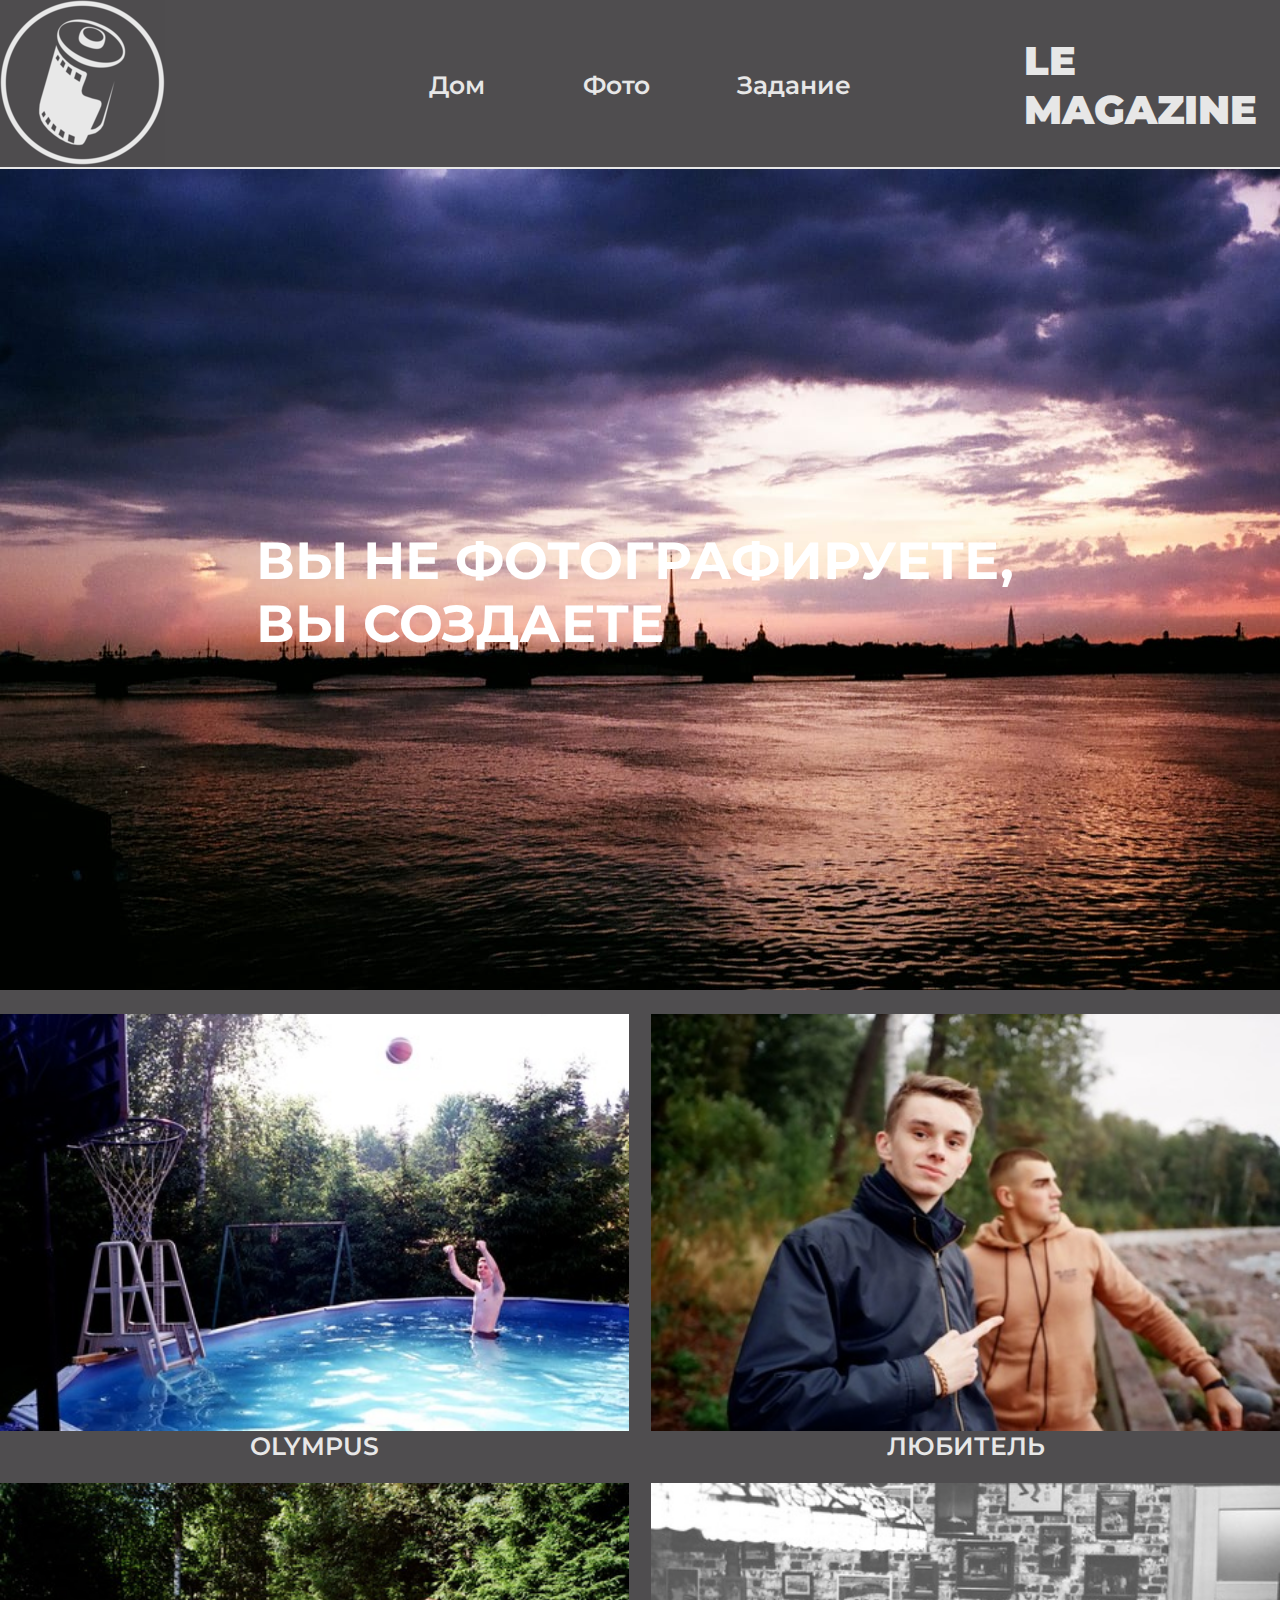
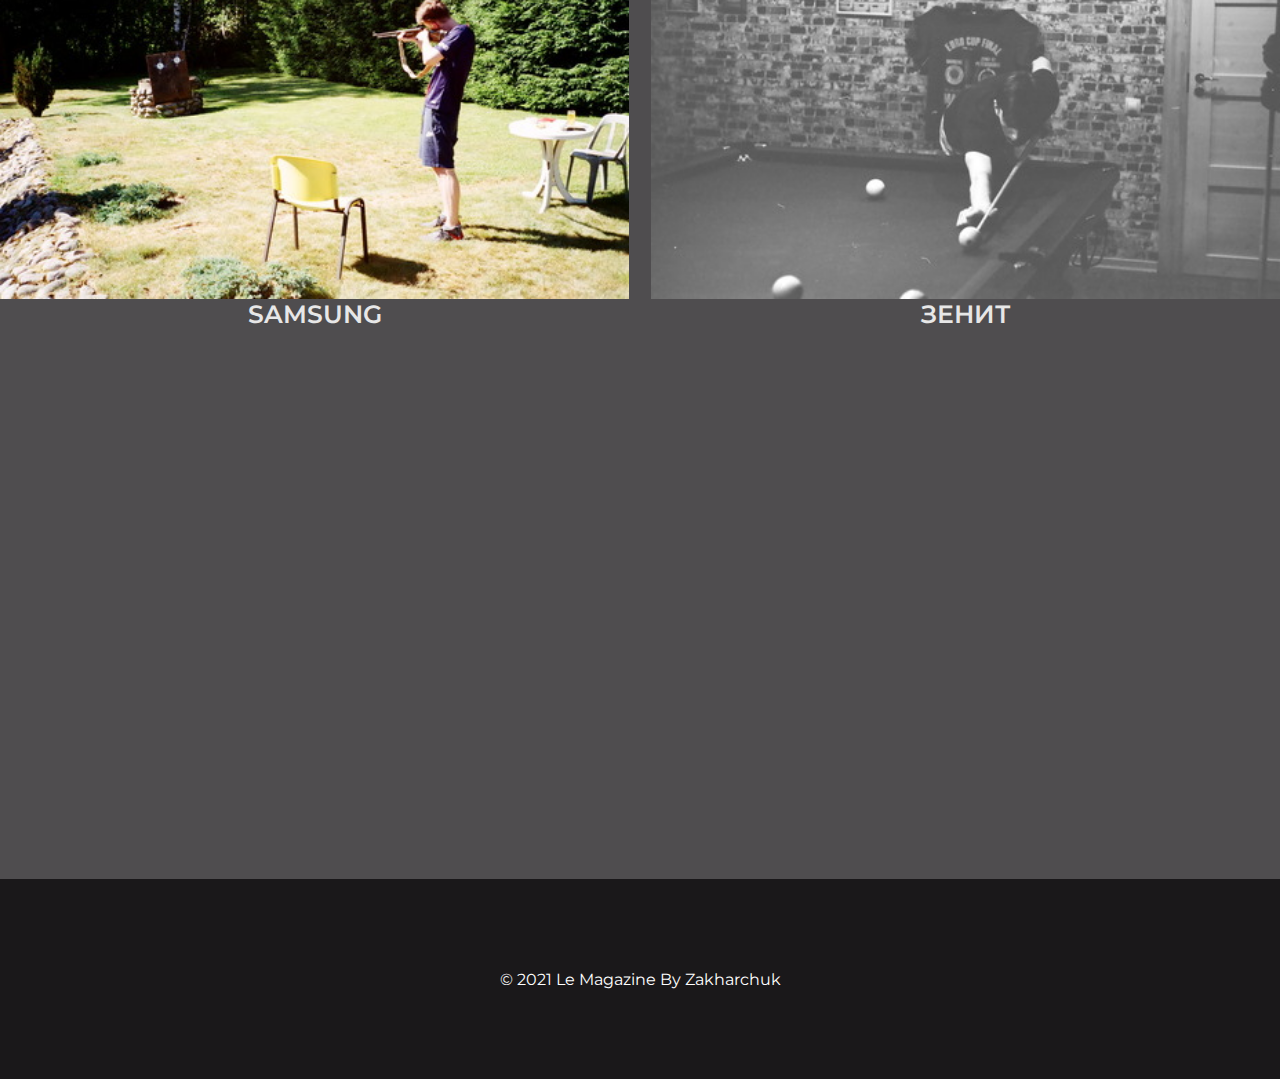
<file: index.html>
<!DOCTYPE html>
<html lang="ru">
<head>
    <meta charset="UTF-8">
    <link rel="stylesheet" href="меню/css/style_2.css">
    <link rel="preconnect" href="https://fonts.googleapis.com">
    <link rel="preconnect" href="https://fonts.gstatic.com" crossorigin>
    <link href="https://fonts.googleapis.com/css2?family=Montserrat:wght@100&display=swap" rel="stylesheet">
    <title>Le Magazine</title>
</head>
<body>
    <div class="wrapper_1">
        <div class="wrapper_2">
            <header class="header">
                <div class="rectangle rectangle_big"></div>
                <img class="header-img" src="меню/img/1.jpeg" alt="">
                <a href=# class="header-logo">
                    <img src="меню/img/logo.png" alt="лого">
                </a>
                <nav class="header-nav">
                    <a href="#" class="header-nav__link">Дом</a>
                    <a href="фото/index.html" class="header-nav__link">Фото</a>
                    <a href="задание/index.html" class="header-nav__link">Задание</a>
                </nav>
                <div class="header-name">
                    <a href="#" class="header-name__link header-name__name">LE MAGAZINE</a>
                </div>
                <div class="header-text">
                    <h1 class="header-tittle">ВЫ НЕ ФОТОГРАФИРУЕТЕ, ВЫ СОЗДАЕТЕ</h1>
                </div>
            </header>
            <section class="section">
                    <div class="container">
                        <div class="container-img">
                            <img src="меню/img/2.jpg" alt="" class="block_1">
                            <a href="https://ru.wikipedia.org/wiki/Olympus" class="container-tittle">OLYMPUS</a>
                        </div>
                        <div class="container-img">
                            <img src="меню/img/3.jpg" alt="" class="block_2">
                            <a href="https://ru.wikipedia.org/wiki/Любитель_(фотоаппарат)" class="container-tittle">ЛЮБИТЕЛЬ</a>
                        </div>
                        <div class="container-img">
                            <img src="меню/img/4.jpg" alt="" class="block_3">
                            <a href="https://prophotos.ru/lessons/9589-istoriya-kompanii-samsung" class="container-tittle">SAMSUNG</a>
                        </div>
                        <div class="container-img">
                            <img src="меню/img/5.jpg" alt="" class="block_4">
                            <a href="https://ru.wikipedia.org/wiki/Зенит_(фотоаппаратура)" class="container-tittle">ЗЕНИТ</a>
                        </div>
                    </div>
            </section>
            <div class="items">
                 <iframe class="iframe" src="https://www.youtube.com/embed/FQCMdsL7K3Q" title="YouTube video player" frameborder="0" allow="accelerometer; autoplay; clipboard-write; encrypted-media; gyroscope; picture-in-picture" allowfullscreen></iframe>
            </div>
        </div>
        <footer class="footer">
            <p>©  2021 Le Magazine By Zakharchuk</p>
        </footer>
    </div>    
</body>
</html>
</file>
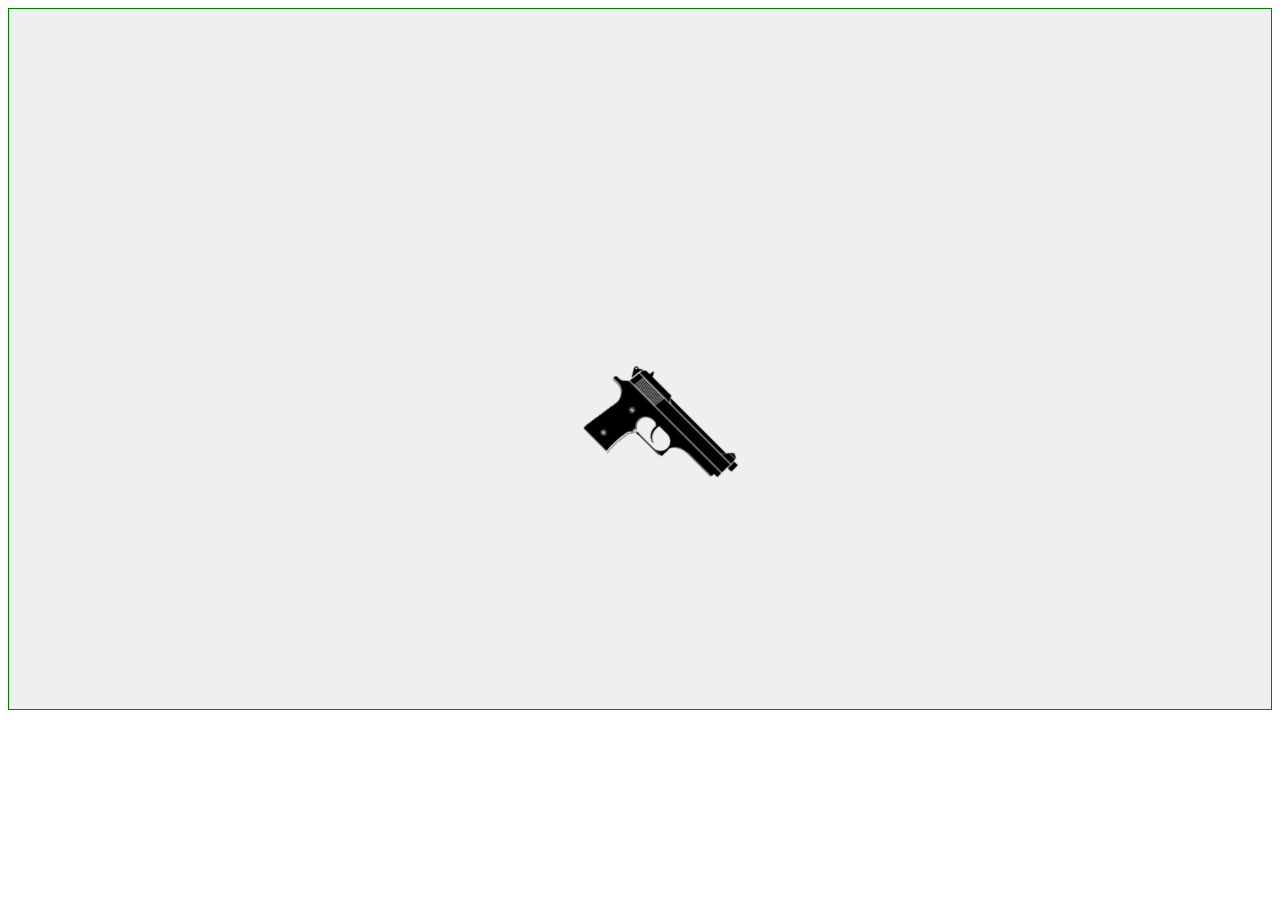
<file: flex/index.html>
<!DOCTYPE html>
<html lang="en">
<head>
  <meta charset="UTF-8">
  <meta http-equiv="X-UA-Compatible" content="IE=edge">
  <meta name="viewport" content="width=device-width, initial-scale=1.0">
  <link rel="stylesheet" href="css/pistolet.css">
  <title>Zakharchuk</title>
</head>
<body>
  <div class="Block">
    <button class="block-animation">
      <div class="pistolet"><img src="img/Pistol.png" alt=""></div>
      <div class="Vistrel"><img src="img/Fire.png" alt=""></div>
      <div class="Pulya"><img src="img/Bullet.png" alt=""></div>
      <div class="text1">Внимание...</div>
      <div class="text2">Огонь!</div>
    </button>
  </div>
</body>
</html>
</file>
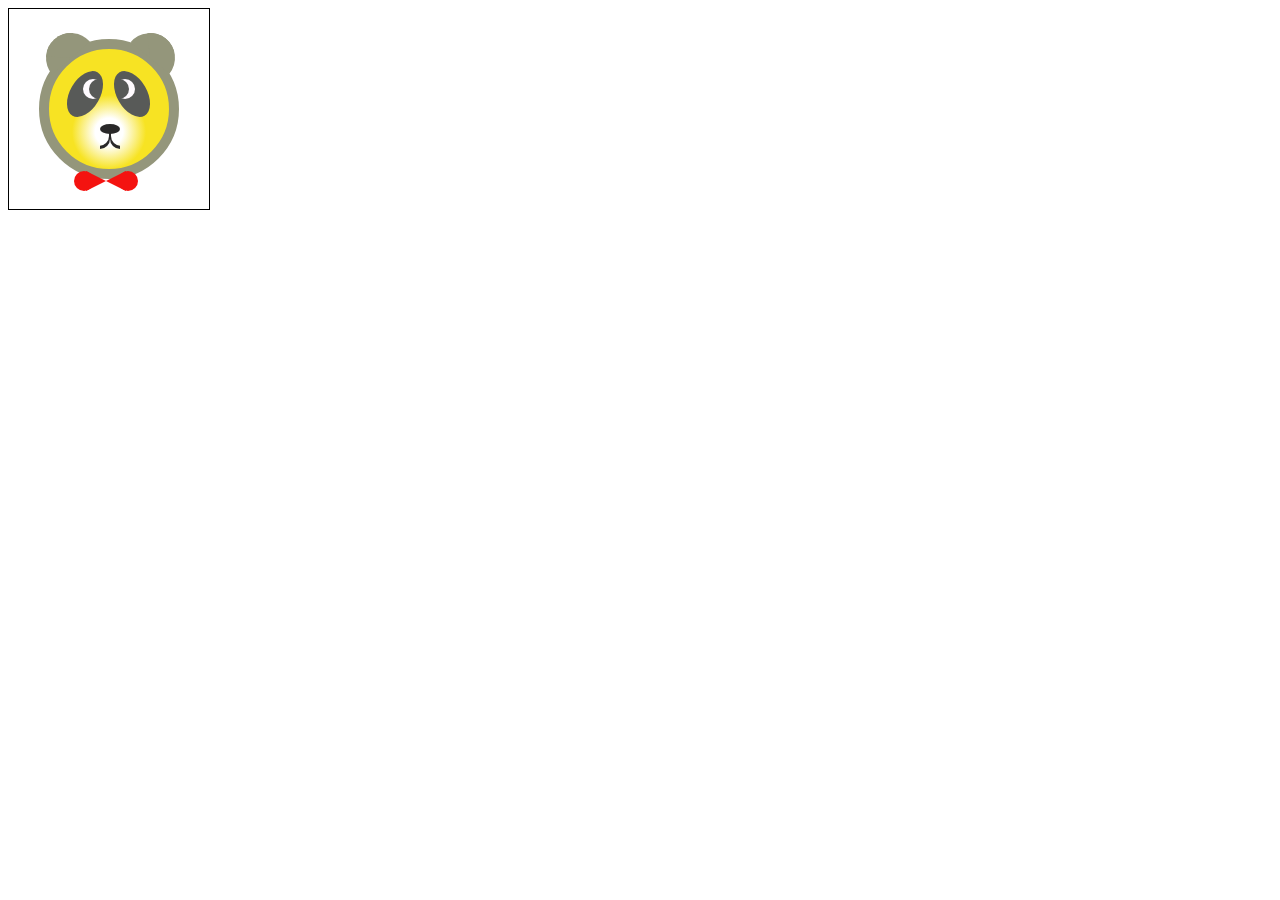
<file: Медведь/index.html>
<!DOCTYPE html>
<html lang="ru">
  <head>
    <meta charset="UTF-8" />
    <meta http-equiv="X-UA-Compatible" content="IE=edge" />
    <meta name="viewport" content="width=device-width" />

    <link rel="stylesheet" href="css/main.css" />

    <title>медведь</title>
  </head>
  <body>
      <div class="granici">      
       <div class="circle">   
         <div class="oval_glaz_left"></div>
         <div class="oval_glaz_right"></div>
         <div class="zrachok_left"></div>  
         <div class="zrachok_right"></div>  
         <div class="oval_noc"></div> 
         <div class="krug_babochka_left"></div>  
         <div class="krug_babochka_right"></div>
         <div class="triangle_babochka_left"></div>  
         <div class="triangle_babochka_right"></div>
         <div class="krug_ucho_left"></div>  
         <div class="krug_ucho_right"></div>
         <div class="usi_nadechda_right"></div>
         <div class="usi_nadechda_left"></div>
       </div>  
    </div> 
  </body>
</html>
</file>
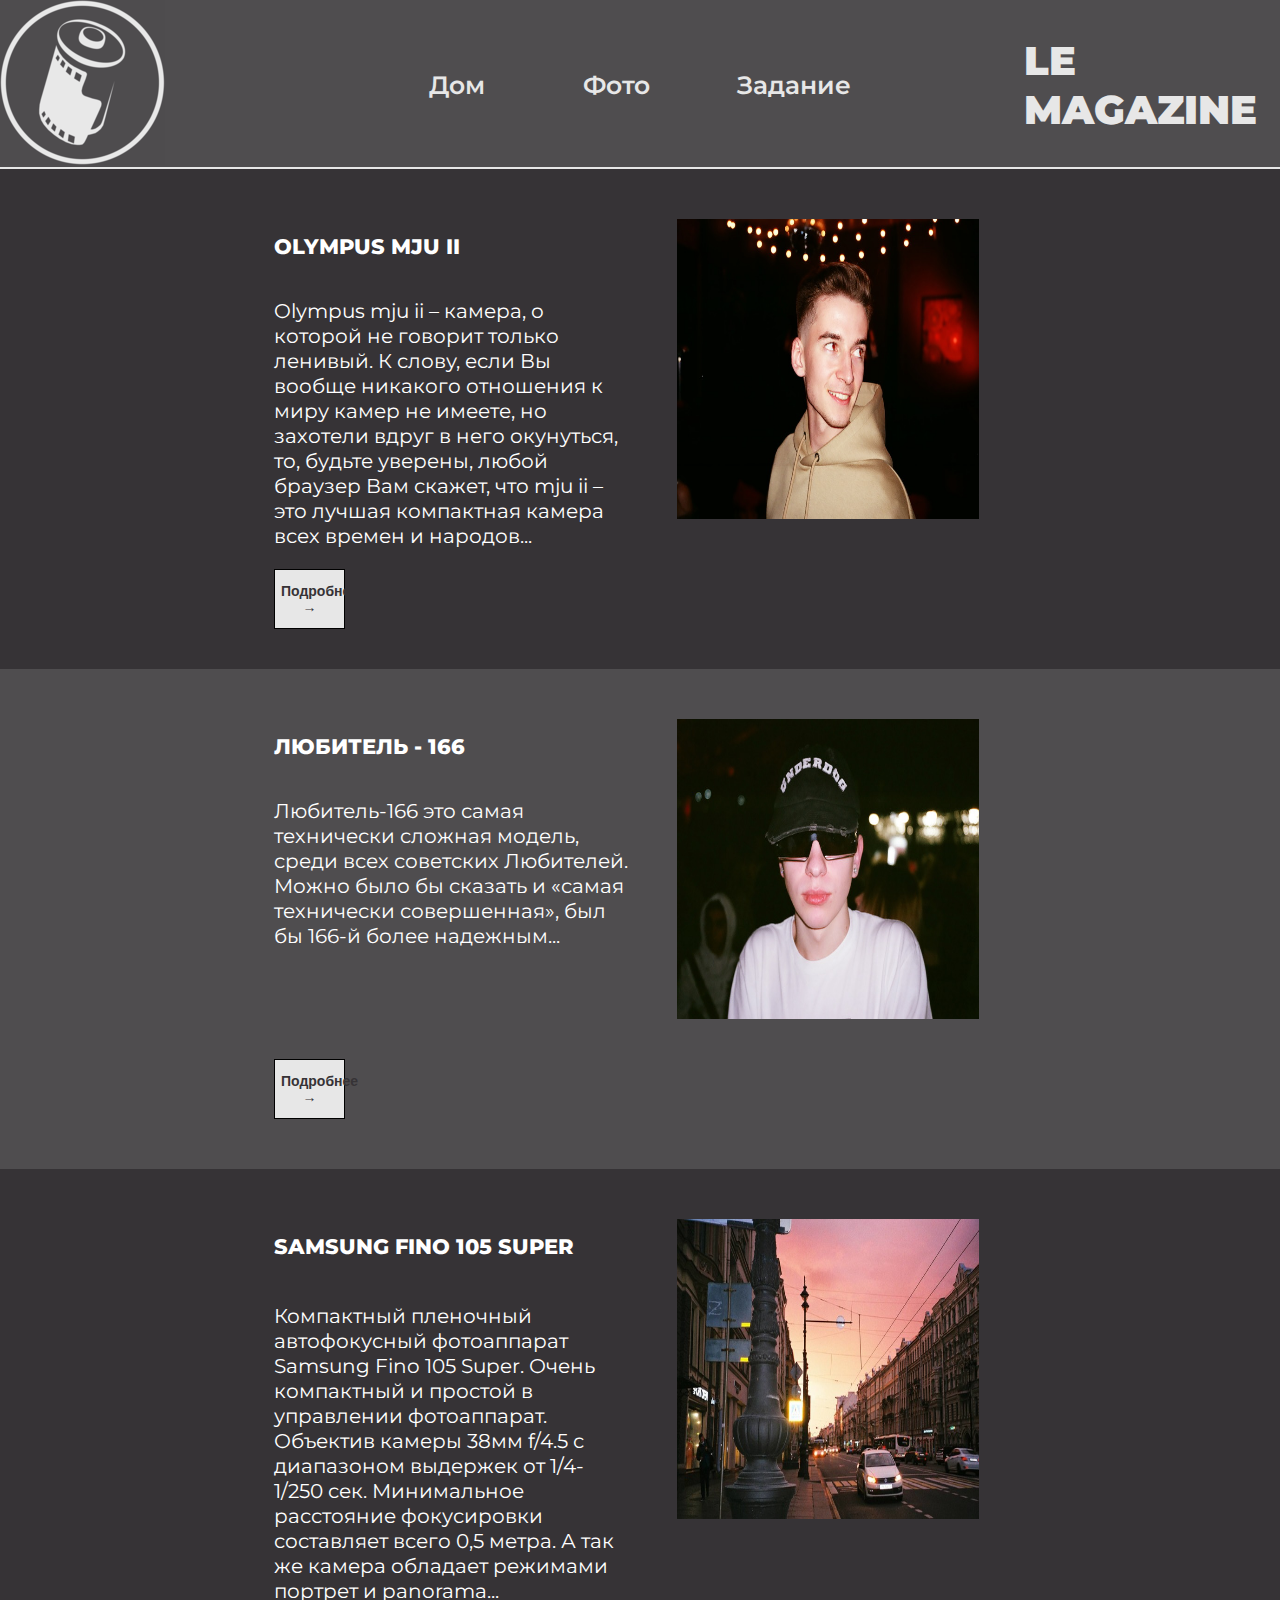
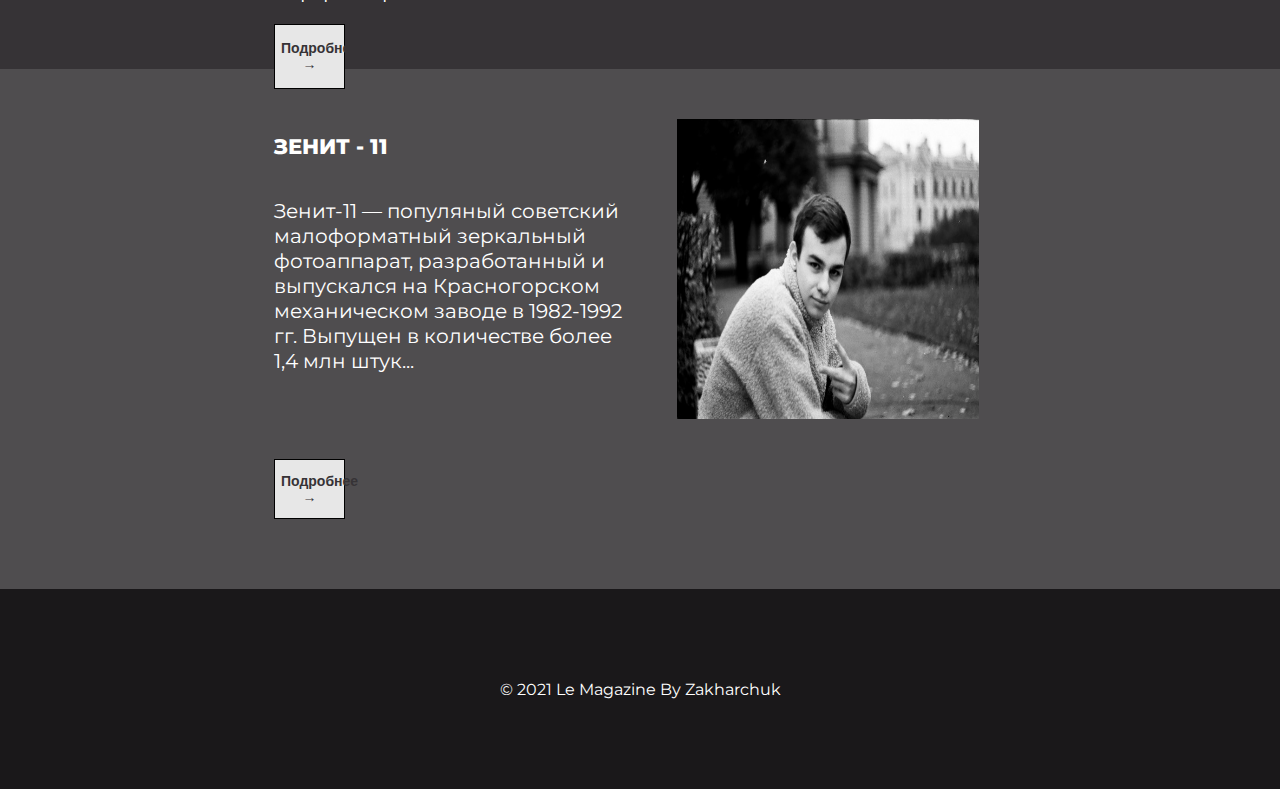
<file: фото/index.html>
<!DOCTYPE html>
<html lang="ru">
<head>
    <meta charset="UTF-8">
    <link rel="stylesheet" href="css/style.css">
    <link rel="preconnect" href="https://fonts.googleapis.com">
    <link rel="preconnect" href="https://fonts.gstatic.com" crossorigin>
    <link href="https://fonts.googleapis.com/css2?family=Montserrat:wght@100&display=swap" rel="stylesheet">
    <title>ФОТО - Le Magazine</title>
</head>
<body>
    <div class="wrapper_1">
        <div class="wrapper_2">
            <header class="header">
                <div class="rectangle rectangle_big"></div>
                <a href=# class="header-logo">
                    <img src="img/logo.png" alt="лого">
                </a>
                <nav class="header-nav">
                    <a href="../index.html" class="header-nav__link">Дом</a>
                    <a href="#" class="header-nav__link">Фото</a>
                    <a href="../задание/index.html" class="header-nav__link">Задание</a>
                </nav>
                <div class="header-name">
                    <a href="#" class="header-name__link header-name__name">LE MAGAZINE</a>
                </div>
            </header>
            <div class="all">
                <div class="container">
                    <div class="content">
                        <div class="text">
                            <h2 class="content-title">OLYMPUS MJU II</h2>
                            <p class="content-text">Olympus mju ii – камера, о которой не говорит только ленивый. К слову, если Вы вообще никакого отношения к миру камер не имеете, но захотели вдруг в него окунуться, то, будьте уверены, любой браузер Вам скажет, что mju ii – это лучшая компактная камера всех времен и народов...</p>
                            <button class="content-button"><a href="http://analogphotodnipro.blogspot.com/2013/08/olympus-mju-ii.html" class="aktiv">Подробнее →</a></button>
                        </div>
                        <div class="foto">
                            <img src="img/1.jpg" alt="фото">
                        </div>
                    </div>
                </div>
                <div class="container">
                    <div class="content">
                        <div class="text">
                            <h2 class="content-title">ЛЮБИТЕЛЬ - 166</h2>
                            <p class="content-text">Любитель-166 это самая технически сложная модель, среди всех советских Любителей. Можно было бы сказать и «самая технически совершенная», был бы 166-й более надежным...</p>
                            <button class="content-button"><a href="https://fotoussr.ru/cameras/lubitel-166/" class="aktiv">Подробнее →</a></button>
                        </div>
                        <div class="foto">
                            <img src="img/2.jpg" alt="фото">
                        </div>
                    </div>
                </div>
                <div class="container">
                    <div class="content">
                        <div class="text">
                            <h2 class="content-title">SAMSUNG FINO 105 SUPER</h2>
                            <p class="content-text">Компактный пленочный автофокусный фотоаппарат Samsung Fino 105 Super. Очень компактный и простой в управлении фотоаппарат.
                            Объектив камеры 38мм f/4.5 с диапазоном выдержек от 1/4-1/250 сек. Минимальное расстояние фокусировки составляет всего 0,5 метра. А так же камера обладает режимами портрет и panorama...</p>
                            <button class="content-button"><a href="https://zen.yandex.ru/media/id/5adf6117dd248462ec6cc1ee/mylnicy-samsung-fino-razbiraemsia-v-osobennostiah-serii-se-619055d59a5df9617675e8c8" class="aktiv">Подробнее →</a></button>
                        </div>
                        <div class="foto">
                            <img src="img/3.jpg" alt="фото">
                        </div>
                    </div>
                </div>
                <div class="container">
                    <div class="content">
                        <div class="text">
                            <h2 class="content-title">ЗЕНИТ - 11</h2>
                            <p class="content-text">Зенит-11 — популяный советский малоформатный зеркальный фотоаппарат, разработанный и выпускался на Красногорском механическом заводе в 1982-1992 гг. Выпущен в количестве более 1,4 млн штук...</p>
                            <button class="content-button"><a href="https://fotoussr.ru/cameras/zenit-11/" class="aktiv">Подробнее →</a></button>
                        </div>
                        <div class="foto">
                            <img src="img/4.jpg" alt="фото">
                        </div>
                    </div>
                </div>
            </div>
        </div>
        <footer class="footer">
            <p> ©  2021 Le Magazine By Zakharchuk</p>
         </footer>
    </div>    
</body>
</html>
</file>
<file: меню/css/style_2.css>
*, *:before, *:after {
  -webkit-box-sizing: border-box;
          box-sizing: border-box;
}

body {
  font-family: 'Montserrat', sans-serif;
  margin: 0;
  background: #4f4d4f;
}

.rectangle {
  background-color: #E7E7E7;
  position: absolute;
}

.rectangle_big {
  left: 0px;
  top: 167px;
  width: 100%;
  height: 2px;
}

.header {
  position: relative;
  display: -ms-grid;
  display: grid;
  -ms-grid-columns: 1fr 3fr 1fr;
      grid-template-columns: 1fr 3fr 1fr;
      grid-template-areas: "header-logo header-nav header-name" ". header-text .";
  -ms-grid-rows: 2fr 10fr;
      grid-template-rows: 2fr 10fr;
  -webkit-box-align: center;
      -ms-flex-align: center;
          align-items: center;
  background-color: #4f4d4f;
}

.header-logo {
  -ms-grid-row: 1;
  -ms-grid-column: 1;
  grid-area: header-logo;
}

.header-nav {
  -ms-grid-row: 1;
  -ms-grid-column: 2;
  grid-area: header-nav;
  position: relative;
  display: -ms-grid;
  display: grid;
  grid-gap: 40px;
  -ms-grid-column-align: center;
      justify-self: center;
  -ms-grid-columns: 1fr 1fr 1fr;
      grid-template-columns: 1fr 1fr 1fr;
}

.header-nav__link {
  text-decoration: none;
  color: #E7E7E7;
  font-size: 25px;
  font-weight: 600;
  -webkit-transition: all 1s ease;
  -webkit-transition: all 0.4s ease;
  transition: all 0.4s ease;
}

.header-nav__link:hover {
  color: #181818;
}

.header-img {
  position: absolute;
  width: 100%;
  height: 81%;
  left: 0px;
  top: 169px;
  z-index: 1;
}

.header-name {
  -ms-grid-row: 1;
  -ms-grid-column: 3;
  grid-area: header-name;
  -ms-grid-column-align: center;
      justify-self: center;
  position: relative;
}

.header-name__name {
  font-size: 40px;
  font-weight: 1000;
  text-decoration: none;
  color: #E7E7E7;
}

.header-text {
  -ms-grid-row: 2;
  -ms-grid-column: 2;
  grid-area: header-text;
  z-index: 1;
  -ms-grid-column-align: center;
      justify-self: center;
  font-size: 26px;
  font-weight: 1200;
  color: #FFFFFF;
}

.container {
  margin: 0 0 30px 0;
  display: -ms-grid;
  display: grid;
  gap: 22px;
  -ms-grid-columns: (minmax(450px, 4fr))[auto-fit];
      grid-template-columns: repeat(auto-fit, minmax(450px, 4fr));
}

.container .container-img {
  display: -webkit-box;
  display: -ms-flexbox;
  display: flex;
  -webkit-box-orient: vertical;
  -webkit-box-direction: normal;
      -ms-flex-direction: column;
          flex-direction: column;
  justify-items: center;
}

.container-tittle {
  text-align: center;
  text-decoration: none;
  color: #E7E7E7;
  font-size: 25px;
  font-weight: 600;
  -webkit-transition: all 1s ease;
  -webkit-transition: all 0.4s ease;
  transition: all 0.4s ease;
}

.container-tittle:hover {
  color: #181818;
}

.iframe {
  -o-object-fit: cover;
     object-fit: cover;
  width: 50%;
}

.items {
  display: -webkit-box;
  display: -ms-flexbox;
  display: flex;
  -webkit-box-pack: center;
      -ms-flex-pack: center;
          justify-content: center;
  height: 500px;
}

.footer {
  width: 100%;
  display: -webkit-box;
  display: -ms-flexbox;
  display: flex;
  background-color: #1A181A;
  height: 200px;
  -webkit-box-pack: center;
      -ms-flex-pack: center;
          justify-content: center;
  -webkit-box-align: center;
      -ms-flex-align: center;
          align-items: center;
  color: #ffff;
}

.wrapper_1 {
  display: -webkit-box;
  display: -ms-flexbox;
  display: flex;
  -webkit-box-orient: vertical;
  -webkit-box-direction: normal;
      -ms-flex-direction: column;
          flex-direction: column;
}

.wrapper_2 {
  -webkit-box-flex: 1;
      -ms-flex-positive: 1;
          flex-grow: 1;
  margin-bottom: 20px;
}
</file>
<file: flex/css/pistolet.css>
.Block{
	display: flex;
	justify-content: center;
	align-items: center;
	border: 1px solid green;
	height: 700px;
	background: #efefef;
}

.text1{
	position: absolute;
	top: -30px;
	left: 10px;
    font-size: 25px;
    color: black;
    opacity: 0%;
}

.text2{
	position: absolute;
    top: -30px;
    left: 10px;
    font-size: 25px;
    color: black;
    opacity: 0%;
}

.pistolet{
	position: absolute;
	top:0px;
	left:0px;
	border: none;
}

.block-animation{
   	 border: none;
		position: absolute;	
		transform: rotate(45deg);	
}

.block-animation:hover{
  	transform: rotate(0deg);
	transition: 1s;
}

.block-animation:hover .text1{
	opacity: 100%;
}

.Vistrel{
	position: absolute;
	top:2px;
	left:156px;
    opacity:0%;
	border: none;
}

.Pulya{
	position: absolute;
	top:2px;
	left:176px;
    opacity:0%;
	border: none;
}

.block-animation:active .text1{
	opacity: 0;
}

.block-animation:active .text2{
	opacity: 100%;
}

.block-animation:active .Vistrel{
	opacity: 100%;
	animation: Uborka 1s;
}

.block-animation:active .Pulya{
	opacity: 100%;
	animation: VistrelPulya 1s;
}

.block-animation:active .pistolet{
	animation: Traska 1s;
	opacity: 100%;
}

@keyframes VistrelPulya{
	0%   {top: 2px; left: 176px; }
	100% {top: 2px; left: 1200px;}
}

@keyframes Traska{
	0% {transform: translateX(10px);}
	50% {transform: translateX(-10px);}
	100% {transform: translateX(10px);}
}

@keyframes Uborka{
	0%  {opacity: 0;}
	50% {opacity: 100%;}
	100% {opacity: 0;}
}
</file>
<file: Медведь/css/main.css>
.granici{
  display: grid;
  justify-items: center;
  align-items: center;
  height: 200px;
  width: 200px;
  border: 1px solid black;
}

.circle{
  width: 120px;
  height: 120px;
  background: #F7E323;
  border-radius: 50%;
  border: 10px solid #94967B;
  position: relative;
  background: radial-gradient(30.85% 30.85% at 50% 69.15%, rgba(247, 227, 35, 0) 37.48%, #F7E323 100%);
}

.oval_glaz_left{
  z-index: 1;
  width: 30px;
  height: 50px;
  border-radius: 50%;
  background: #585A58;
  position: absolute;
  top: 20px;
  left: 21px;
  transform: rotate(30deg);
}

.oval_glaz_right{
  z-index: 2;
  width: 30px;
  height: 50px;
  border-radius: 50%;
  background: #585A58;
  position: absolute;
  top: 20px;
  left: 68px;
  transform: rotate(-30deg);
}

.oval_noc{
  z-index: 3;
  width: 10px;
  height: 20px;
  border-radius: 50%;
  background: #292829;
  position: absolute;
  top: 70px;
  left: 56px;
  transform: rotate(90deg);
}

.zrachok_left{
  z-index: 4;
  width: 20px; 
  height: 20px; 
  margin: -2px 0 2px 0;
  border-radius: 50%;
  box-shadow: 6px 0px 0px 0px #FFFBFF;
  position: absolute;
  top: 32px;
  left: 60px;
}

.zrachok_right{
  z-index: 4;
  width: 20px; 
  height: 20px; 
  margin: -2px 0 2px 0;
  border-radius: 50%;
  box-shadow: -6px 0px 0px 0px #FFFBFF;
  position: absolute;
  top: 32px;
  left: 40px;
}

.krug_ucho_left{
  position: absolute;
  z-index: 5;
  transform: rotate(94deg);
  border-right: 25px solid transparent;
  border-top: 25px solid transparent;
  border-left: 25px solid #94967b;
  border-bottom: 25px solid #94967b;
  border-radius: 50%;
  top: -16px;
  left: -3px;
}

.krug_ucho_right{
  position: absolute;
  z-index: 5;
  transform: rotate(174deg);
  border-right: 25px solid transparent;
  border-top: 25px solid transparent;
  border-left: 25px solid #94967b;
  border-bottom: 25px solid #94967b;
  border-radius: 50%;
  top: -16px;
  left: 76px;
}

.krug_babochka_left{
  width: 20px;
  height: 20px;
  z-index: 6;
  background: #F41310;
  border-radius: 50%;
  position: absolute;
  top: 122px;
  left: 25px;
}

.triangle_babochka_left{
  position: absolute;
  z-index: 6;
  top: 122px;
  left: 37px;
  border-top: 10px solid transparent;
  border-left: 20px solid #F41310;
  border-bottom: 10px solid transparent;
}

.krug_babochka_right{
  width: 20px;
  height: 20px;
  z-index: 6;
  background: #F41310;
  border-radius: 50%;
  position: absolute;
  top: 122px;
  left: 25px;
}

.triangle_babochka_right{
  position: absolute;
  z-index: 6;
  top: 122px;
  left: 57px;
  border-top: 10px solid transparent;
  border-right: 20px solid #F41310;
  border-bottom: 10px solid transparent;
}

.krug_babochka_right{
  width: 20px;
  height: 20px;
  z-index: 6;
  background: #F41310;
  border-radius: 50%;
  position: absolute;
  top: 122px;
  left: 69px;
}

.usi_nadechda_right{
  width: 10px;
  height: 20px;
  background: transparent;
  box-shadow: -1px 3px 0 0 #292829;
  position: absolute;
  z-index: 7;
  border-bottom-left-radius: 20px;
  top: 77px;
  left: 62px;
}

.usi_nadechda_left{
  width: 10px;
  height: 20px;
  background: transparent;
  box-shadow: 1px 3px 0 0 #292829;
  position: absolute;
  z-index: 7;
  border-bottom-right-radius: 20px;
  top: 77px;
  left: 50px;
}
</file>
<file: фото/css/style.css>
*, *:before, *:after {
  -webkit-box-sizing: border-box;
          box-sizing: border-box;
}

body {
  font-family: 'Montserrat', sans-serif;
  margin: 0;
  background: #4f4d4f;
}

.rectangle {
  background-color: #E7E7E7;
  position: absolute;
}

.rectangle_big {
  left: 0px;
  top: 167px;
  width: 100%;
  height: 2px;
}

.header {
  display: -ms-grid;
  display: grid;
  -ms-grid-columns: 1fr 3fr 1fr;
      grid-template-columns: 1fr 3fr 1fr;
      grid-template-areas: "header-logo header-nav header-name";
  -ms-grid-rows: 1fr;
      grid-template-rows: 1fr;
  -webkit-box-align: center;
      -ms-flex-align: center;
          align-items: center;
  background-color: #4f4d4f;
}

.header-logo {
  -ms-grid-row: 1;
  -ms-grid-column: 1;
  grid-area: header-logo;
}

.header-nav {
  -ms-grid-row: 1;
  -ms-grid-column: 2;
  grid-area: header-nav;
  position: relative;
  display: -ms-grid;
  display: grid;
  grid-gap: 40px;
  -ms-grid-column-align: center;
      justify-self: center;
  -ms-grid-columns: 1fr 1fr 1fr;
      grid-template-columns: 1fr 1fr 1fr;
}

.header-nav__link {
  text-decoration: none;
  color: #E7E7E7;
  font-size: 25px;
  font-weight: 600;
  -webkit-transition: all 1s ease;
  -webkit-transition: all 0.4s ease;
  transition: all 0.4s ease;
}

.header-nav__link:hover {
  color: #181818;
}

.header-name {
  -ms-grid-row: 1;
  -ms-grid-column: 3;
  grid-area: header-name;
  -ms-grid-column-align: center;
      justify-self: center;
  position: relative;
}

.header-name__name {
  font-size: 40px;
  font-weight: 1000;
  text-decoration: none;
  color: #E7E7E7;
}

.footer {
  width: 100%;
  background-color: #1A181A;
  height: 200px;
  display: -webkit-box;
  display: -ms-flexbox;
  display: flex;
  -webkit-box-pack: center;
      -ms-flex-pack: center;
          justify-content: center;
  -webkit-box-align: center;
      -ms-flex-align: center;
          align-items: center;
  color: #ffff;
}

.wrapper_1 {
  display: -webkit-box;
  display: -ms-flexbox;
  display: flex;
  -webkit-box-orient: vertical;
  -webkit-box-direction: normal;
      -ms-flex-direction: column;
          flex-direction: column;
}

.wrapper_2 {
  -webkit-box-flex: 1;
      -ms-flex-positive: 1;
          flex-grow: 1;
  margin-bottom: 20px;
}

.all {
  display: -ms-grid;
  display: grid;
  -ms-grid-columns: 1fr;
      grid-template-columns: 1fr;
  grid-auto-rows: 500px;
}

.container:nth-child(odd) {
  background: #363336;
}

.content {
  gap: 20px;
  padding: 50px;
  display: -ms-grid;
  display: grid;
  -ms-grid-columns: 1fr 1fr;
      grid-template-columns: 1fr 1fr;
  -ms-grid-rows: 1fr;
      grid-template-rows: 1fr;
  width: 65%;
  height: 100%;
  margin: 0 auto;
}

.text {
  display: -ms-grid;
  display: grid;
  -ms-grid-columns: 1fr;
      grid-template-columns: 1fr;
  -ms-grid-rows: 15% 1fr 15%;
      grid-template-rows: 15% 1fr 15%;
}

.content-title {
  font-family: Montserrat;
  font-style: normal;
  font-weight: 800;
  font-size: 21px;
  line-height: 21px;
  color: #ffff;
}

.content-text {
  font-family: Montserrat;
  font-style: normal;
  font-weight: 400;
  font-size: 20px;
  line-height: 25px;
  color: #ffff;
}

.content-button {
  width: 20%;
  border: 1px solid black;
  background: #E7E7E7;
  font-weight: 600;
  font-size: 14px;
}

.foto > img {
  -o-object-fit: fill;
     object-fit: fill;
  width: 85%;
  height: 300px;
}

.foto {
  display: -webkit-box;
  display: -ms-flexbox;
  display: flex;
  -webkit-box-pack: center;
      -ms-flex-pack: center;
          justify-content: center;
}

.aktiv {
  text-decoration: none;
  color: #363336;
  -webkit-transition: all 1s ease;
  -webkit-transition: all 0.4s ease;
  transition: all 0.4s ease;
}

.aktiv:hover {
  color: #7A7471;
}
</file>
